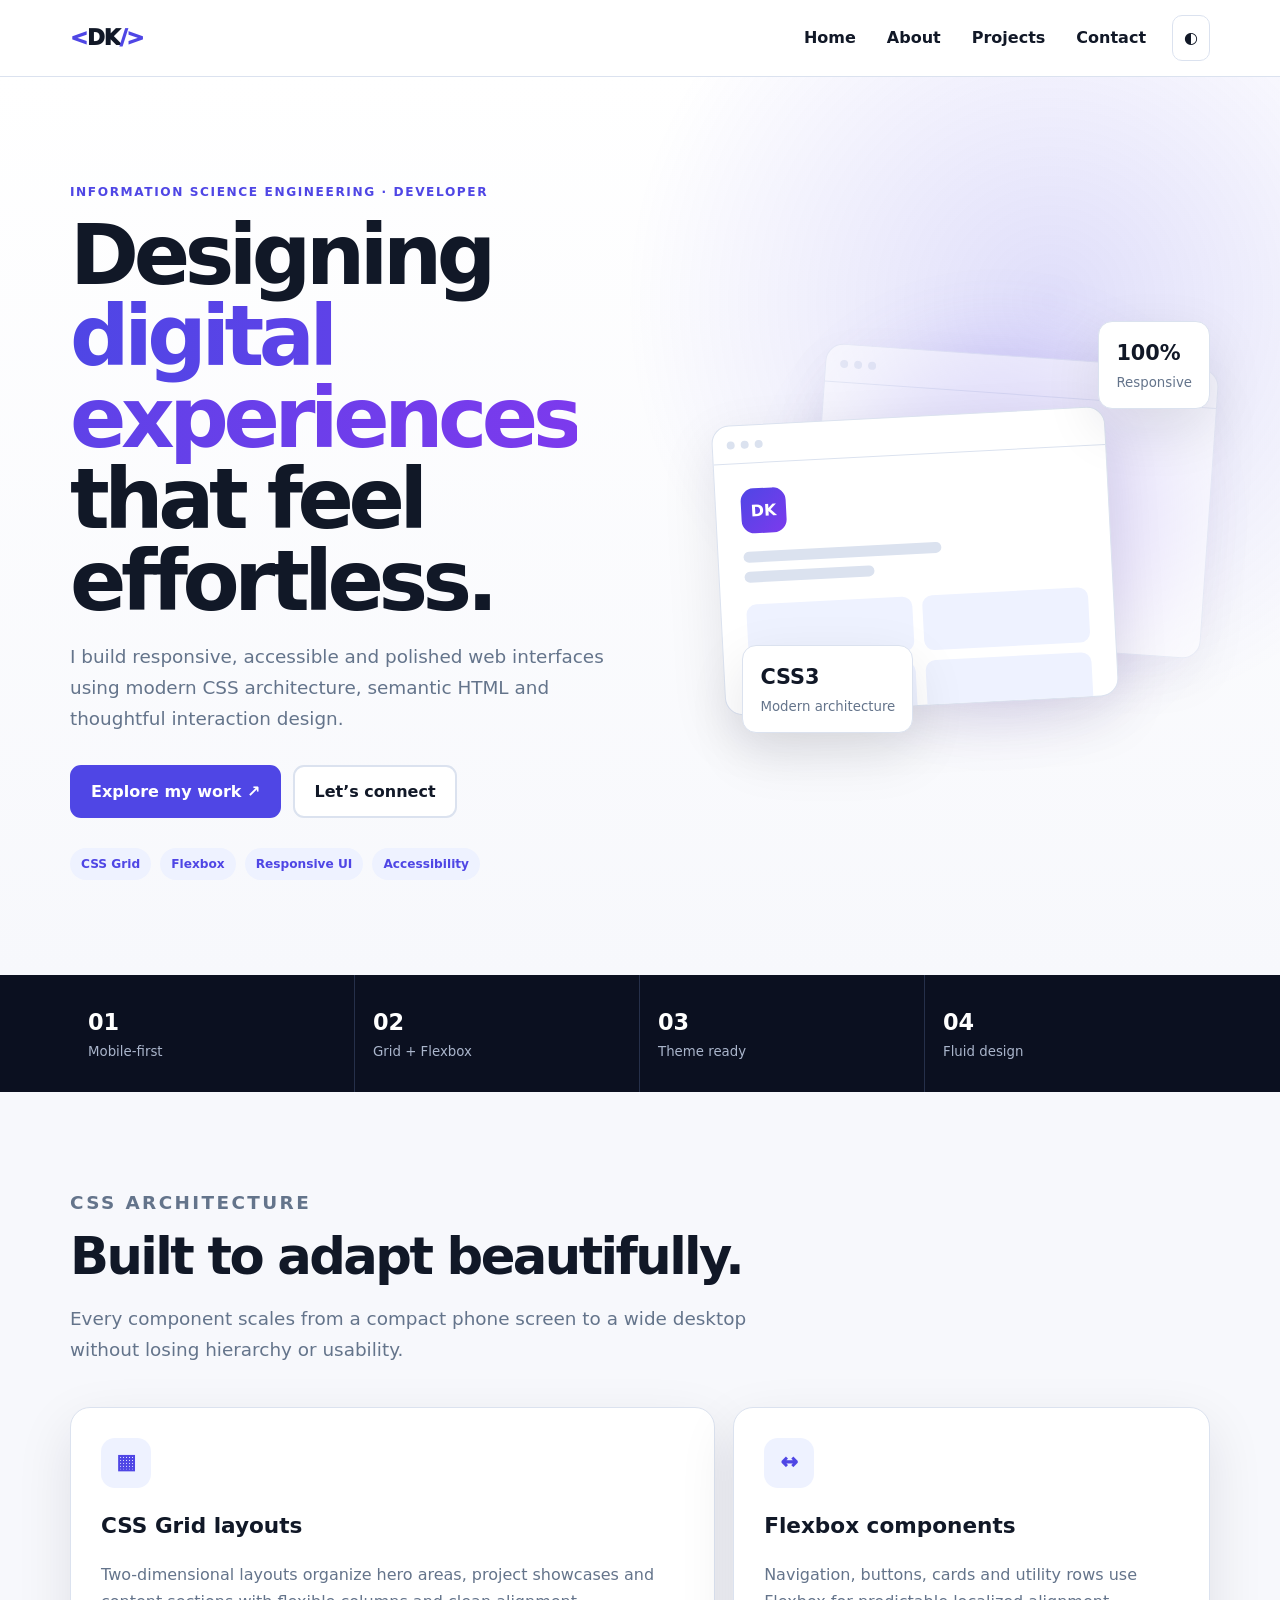
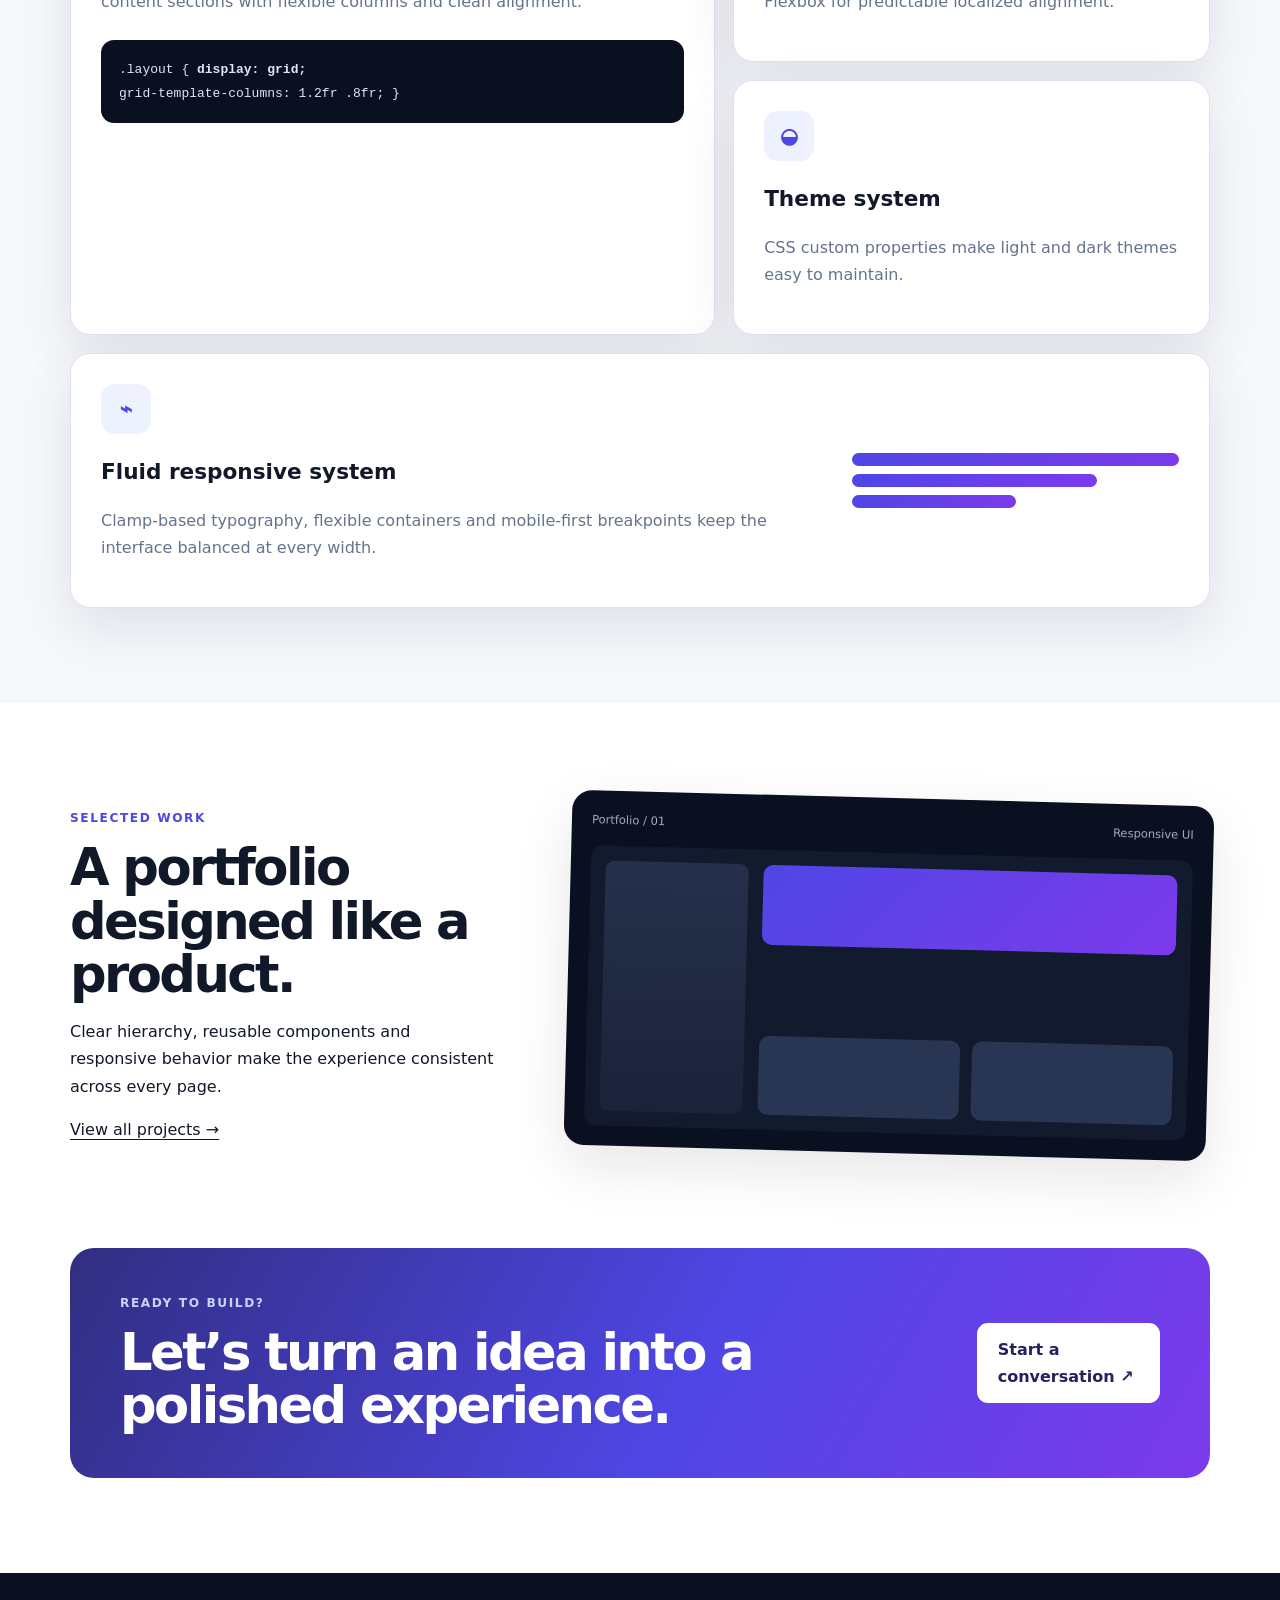
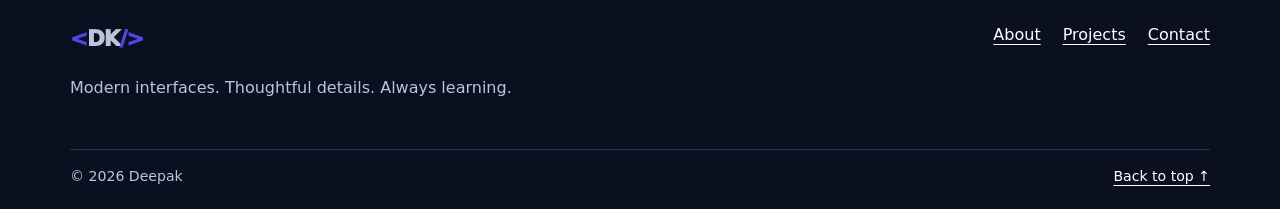
<file: index.html>
<!doctype html><html lang="en"><head><meta charset="utf-8"><meta name="viewport" content="width=device-width,initial-scale=1"><meta name="description" content="Professional responsive portfolio built with modern CSS."><title>Deepak | Responsive Portfolio</title><link rel="stylesheet" href="style.css"></head><body><a class="skip-link" href="#main">Skip to main content</a><header class="site-header"><div class="container nav"><a class="brand" href="index.html"><span>&lt;</span>DK<span>/&gt;</span></a><button class="menu" aria-expanded="false" aria-controls="primary">☰</button><nav id="primary" class="primary" aria-label="Primary navigation"><a href="index.html">Home</a><a href="about.html">About</a><a href="projects.html">Projects</a><a href="contact.html">Contact</a><button class="theme" type="button" aria-pressed="false">◐</button></nav></div></header><main id="main"><section class="hero"><div class="container hero-grid"><div><p class="eyebrow">Information Science Engineering · Developer</p><h1>Designing <span>digital experiences</span> that feel effortless.</h1><p class="lead">I build responsive, accessible and polished web interfaces using modern CSS architecture, semantic HTML and thoughtful interaction design.</p><div class="actions"><a class="btn primary-btn" href="projects.html">Explore my work ↗</a><a class="btn secondary-btn" href="contact.html">Let’s connect</a></div><div class="pills"><span>CSS Grid</span><span>Flexbox</span><span>Responsive UI</span><span>Accessibility</span></div></div><div class="visual" aria-label="Responsive design showcase"><div class="glow"></div><div class="browser back"><div class="bar"><i></i><i></i><i></i></div></div><div class="browser front"><div class="bar"><i></i><i></i><i></i></div><div class="mock"><div class="avatar">DK</div><div class="line"></div><div class="line small"></div><div class="mockgrid"><span></span><span></span><span></span><span></span></div></div></div><div class="float f1"><strong>100%</strong><small>Responsive</small></div><div class="float f2"><strong>CSS3</strong><small>Modern architecture</small></div></div></div></section><section class="metrics"><div class="container metrics-grid"><div><strong>01</strong><small>Mobile-first</small></div><div><strong>02</strong><small>Grid + Flexbox</small></div><div><strong>03</strong><small>Theme ready</small></div><div><strong>04</strong><small>Fluid design</small></div></div></section><section class="section"><div class="container"><div class="section-head"><p class="eyebrow">CSS architecture</p><h2>Built to adapt beautifully.</h2><p>Every component scales from a compact phone screen to a wide desktop without losing hierarchy or usability.</p></div><div class="features"><article class="card big"><div class="icon">▦</div><h3>CSS Grid layouts</h3><p>Two-dimensional layouts organize hero areas, project showcases and content sections with flexible columns and clean alignment.</p><div class="code">.layout { <b>display: grid;</b><br>grid-template-columns: 1.2fr .8fr; }</div></article><article class="card"><div class="icon">↔</div><h3>Flexbox components</h3><p>Navigation, buttons, cards and utility rows use Flexbox for predictable localized alignment.</p></article><article class="card"><div class="icon">◒</div><h3>Theme system</h3><p>CSS custom properties make light and dark themes easy to maintain.</p></article><article class="card wide"><div><div class="icon">⌁</div><h3>Fluid responsive system</h3><p>Clamp-based typography, flexible containers and mobile-first breakpoints keep the interface balanced at every width.</p></div><div class="bars" aria-hidden="true"><span></span><span></span><span></span></div></article></div></div></section><section class="showcase"><div class="container show-grid"><div><p class="eyebrow">Selected work</p><h2>A portfolio designed like a product.</h2><p>Clear hierarchy, reusable components and responsive behavior make the experience consistent across every page.</p><a class="text-link" href="projects.html">View all projects →</a></div><div class="preview"><div class="preview-top"><span>Portfolio / 01</span><span>Responsive UI</span></div><div class="preview-body"><div class="sidebar"></div><div class="preview-main"><div></div><div></div><div></div></div></div></div></div></section><section class="cta"><div class="container cta-box"><div><p class="eyebrow">Ready to build?</p><h2>Let’s turn an idea into a polished experience.</h2></div><a class="btn light-btn" href="contact.html">Start a conversation ↗</a></div></section></main><footer class="footer"><div class="container footer-grid"><div><a class="brand" href="index.html"><span>&lt;</span>DK<span>/&gt;</span></a><p>Modern interfaces. Thoughtful details. Always learning.</p></div><nav aria-label="Footer navigation"><a href="about.html">About</a><a href="projects.html">Projects</a><a href="contact.html">Contact</a></nav></div><div class="container footer-bottom"><span>© <span id="year"></span> Deepak</span><a href="#main">Back to top ↑</a></div></footer><script src="script.js" defer></script></body></html>
</file>
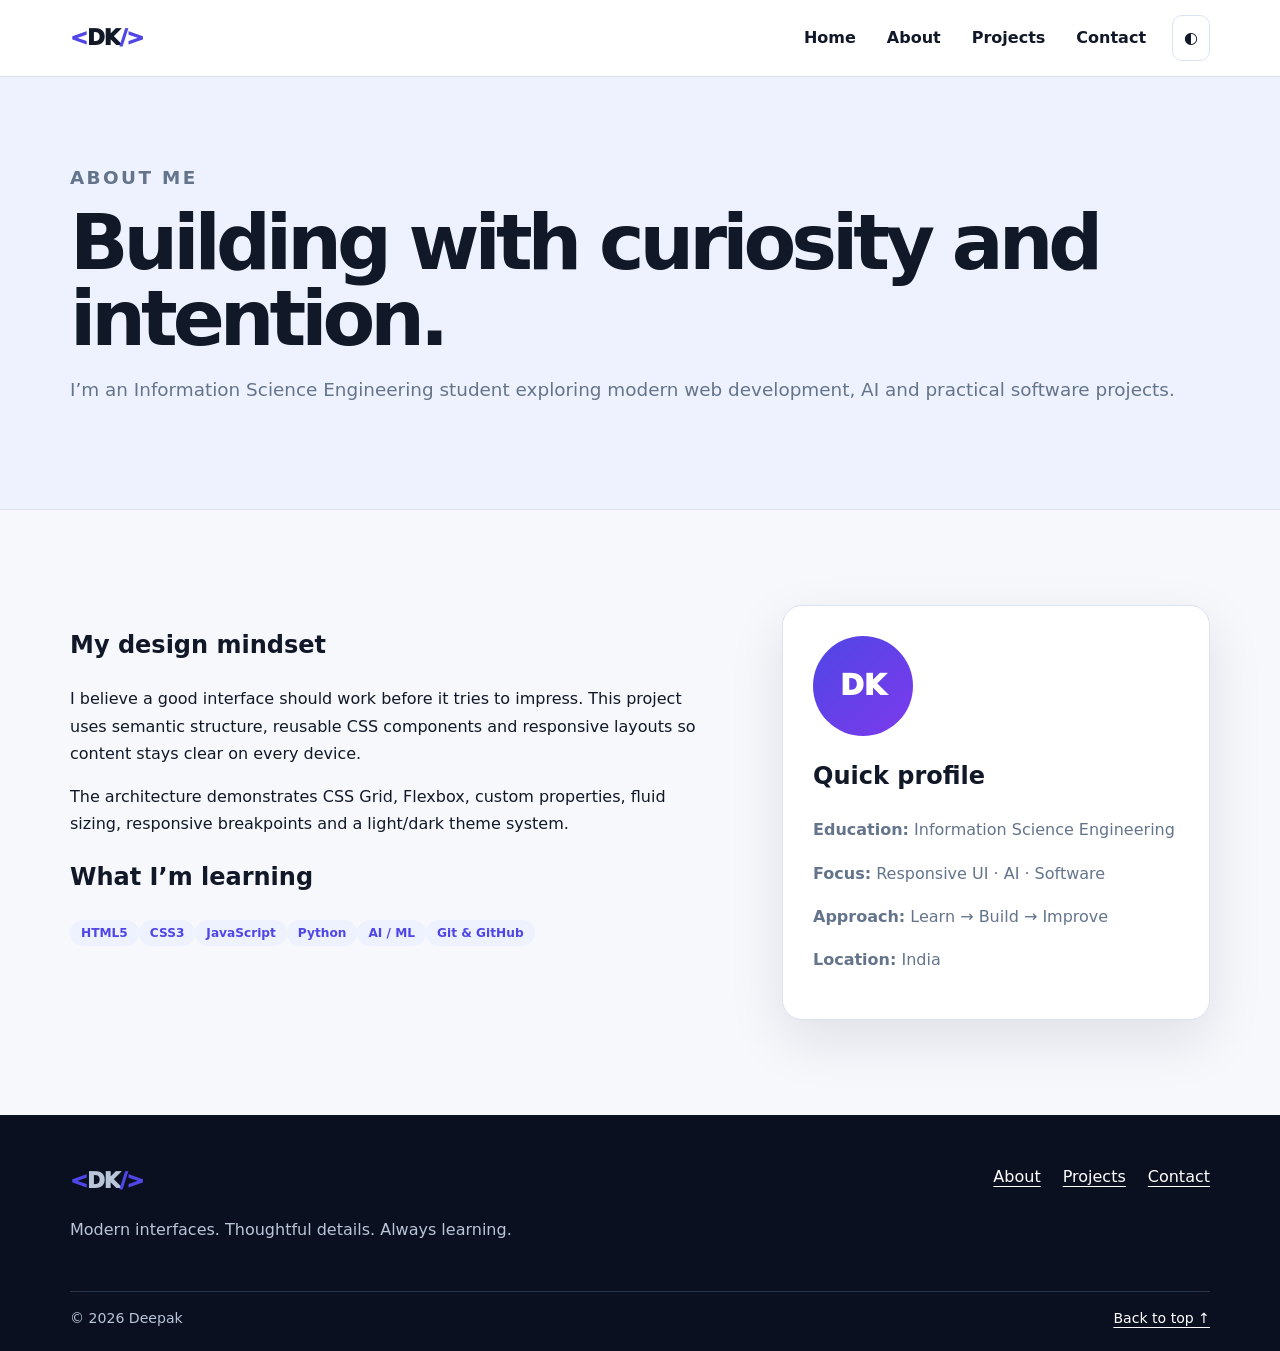
<file: about.html>
<!doctype html><html lang="en"><head><meta charset="utf-8"><meta name="viewport" content="width=device-width,initial-scale=1"><meta name="description" content="About Deepak and responsive web development approach."><title>About | Deepak</title><link rel="stylesheet" href="style.css"></head><body><a class="skip-link" href="#main">Skip to main content</a><header class="site-header"><div class="container nav"><a class="brand" href="index.html"><span>&lt;</span>DK<span>/&gt;</span></a><button class="menu" aria-expanded="false" aria-controls="primary">☰</button><nav id="primary" class="primary" aria-label="Primary navigation"><a href="index.html">Home</a><a href="about.html">About</a><a href="projects.html">Projects</a><a href="contact.html">Contact</a><button class="theme" type="button" aria-pressed="false">◐</button></nav></div></header><main id="main"><section class="page"><div class="container"><p class="eyebrow">About me</p><h1>Building with curiosity and intention.</h1><p>I’m an Information Science Engineering student exploring modern web development, AI and practical software projects.</p></div></section><section class="section"><div class="container two"><article><h2>My design mindset</h2><p>I believe a good interface should work before it tries to impress. This project uses semantic structure, reusable CSS components and responsive layouts so content stays clear on every device.</p><p>The architecture demonstrates CSS Grid, Flexbox, custom properties, fluid sizing, responsive breakpoints and a light/dark theme system.</p><h2>What I’m learning</h2><div class="chips"><span>HTML5</span><span>CSS3</span><span>JavaScript</span><span>Python</span><span>AI / ML</span><span>Git & GitHub</span></div></article><aside class="panel"><div class="profile">DK</div><h2>Quick profile</h2><p><strong>Education:</strong> Information Science Engineering</p><p><strong>Focus:</strong> Responsive UI · AI · Software</p><p><strong>Approach:</strong> Learn → Build → Improve</p><p><strong>Location:</strong> India</p></aside></div></section></main><footer class="footer"><div class="container footer-grid"><div><a class="brand" href="index.html"><span>&lt;</span>DK<span>/&gt;</span></a><p>Modern interfaces. Thoughtful details. Always learning.</p></div><nav aria-label="Footer navigation"><a href="about.html">About</a><a href="projects.html">Projects</a><a href="contact.html">Contact</a></nav></div><div class="container footer-bottom"><span>© <span id="year"></span> Deepak</span><a href="#main">Back to top ↑</a></div></footer><script src="script.js" defer></script></body></html>
</file>
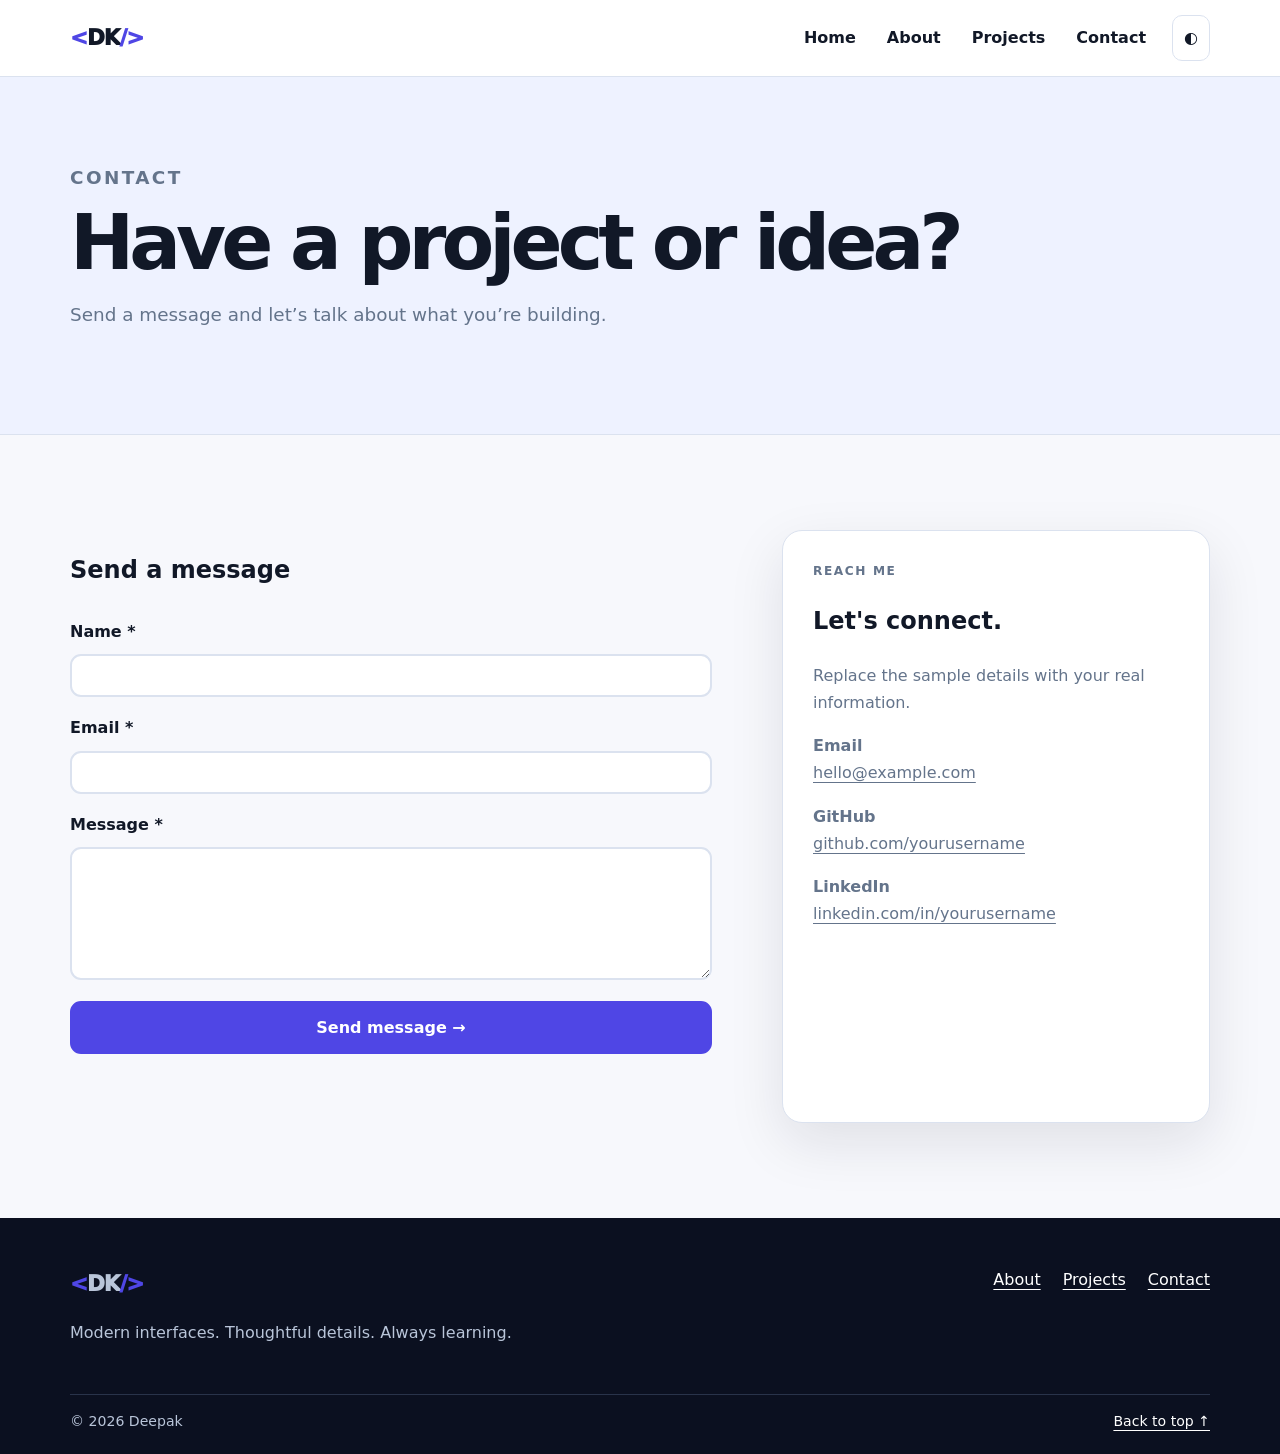
<file: contact.html>
<!doctype html><html lang="en"><head><meta charset="utf-8"><meta name="viewport" content="width=device-width,initial-scale=1"><meta name="description" content="Contact Deepak for web development and collaboration."><title>Contact | Deepak</title><link rel="stylesheet" href="style.css"></head><body><a class="skip-link" href="#main">Skip to main content</a><header class="site-header"><div class="container nav"><a class="brand" href="index.html"><span>&lt;</span>DK<span>/&gt;</span></a><button class="menu" aria-expanded="false" aria-controls="primary">☰</button><nav id="primary" class="primary" aria-label="Primary navigation"><a href="index.html">Home</a><a href="about.html">About</a><a href="projects.html">Projects</a><a href="contact.html">Contact</a><button class="theme" type="button" aria-pressed="false">◐</button></nav></div></header><main id="main"><section class="page"><div class="container"><p class="eyebrow">Contact</p><h1>Have a project or idea?</h1><p>Send a message and let’s talk about what you’re building.</p></div></section><section class="section"><div class="container two"><div><h2>Send a message</h2><form id="contact-form" class="form" novalidate><label for="name">Name *</label><input id="name" required autocomplete="name"><label for="email">Email *</label><input id="email" type="email" required autocomplete="email"><label for="message">Message *</label><textarea id="message" rows="7" required></textarea><button class="btn primary-btn" type="submit">Send message →</button><p id="status" class="status" role="status" aria-live="polite"></p></form></div><aside class="panel"><p class="eyebrow">Reach me</p><h2>Let's connect.</h2><p>Replace the sample details with your real information.</p><p><strong>Email</strong><br><a href="mailto:hello@example.com">hello@example.com</a></p><p><strong>GitHub</strong><br><a href="#">github.com/yourusername</a></p><p><strong>LinkedIn</strong><br><a href="#">linkedin.com/in/yourusername</a></p></aside></div></section></main><footer class="footer"><div class="container footer-grid"><div><a class="brand" href="index.html"><span>&lt;</span>DK<span>/&gt;</span></a><p>Modern interfaces. Thoughtful details. Always learning.</p></div><nav aria-label="Footer navigation"><a href="about.html">About</a><a href="projects.html">Projects</a><a href="contact.html">Contact</a></nav></div><div class="container footer-bottom"><span>© <span id="year"></span> Deepak</span><a href="#main">Back to top ↑</a></div></footer><script src="script.js" defer></script></body></html>
</file>
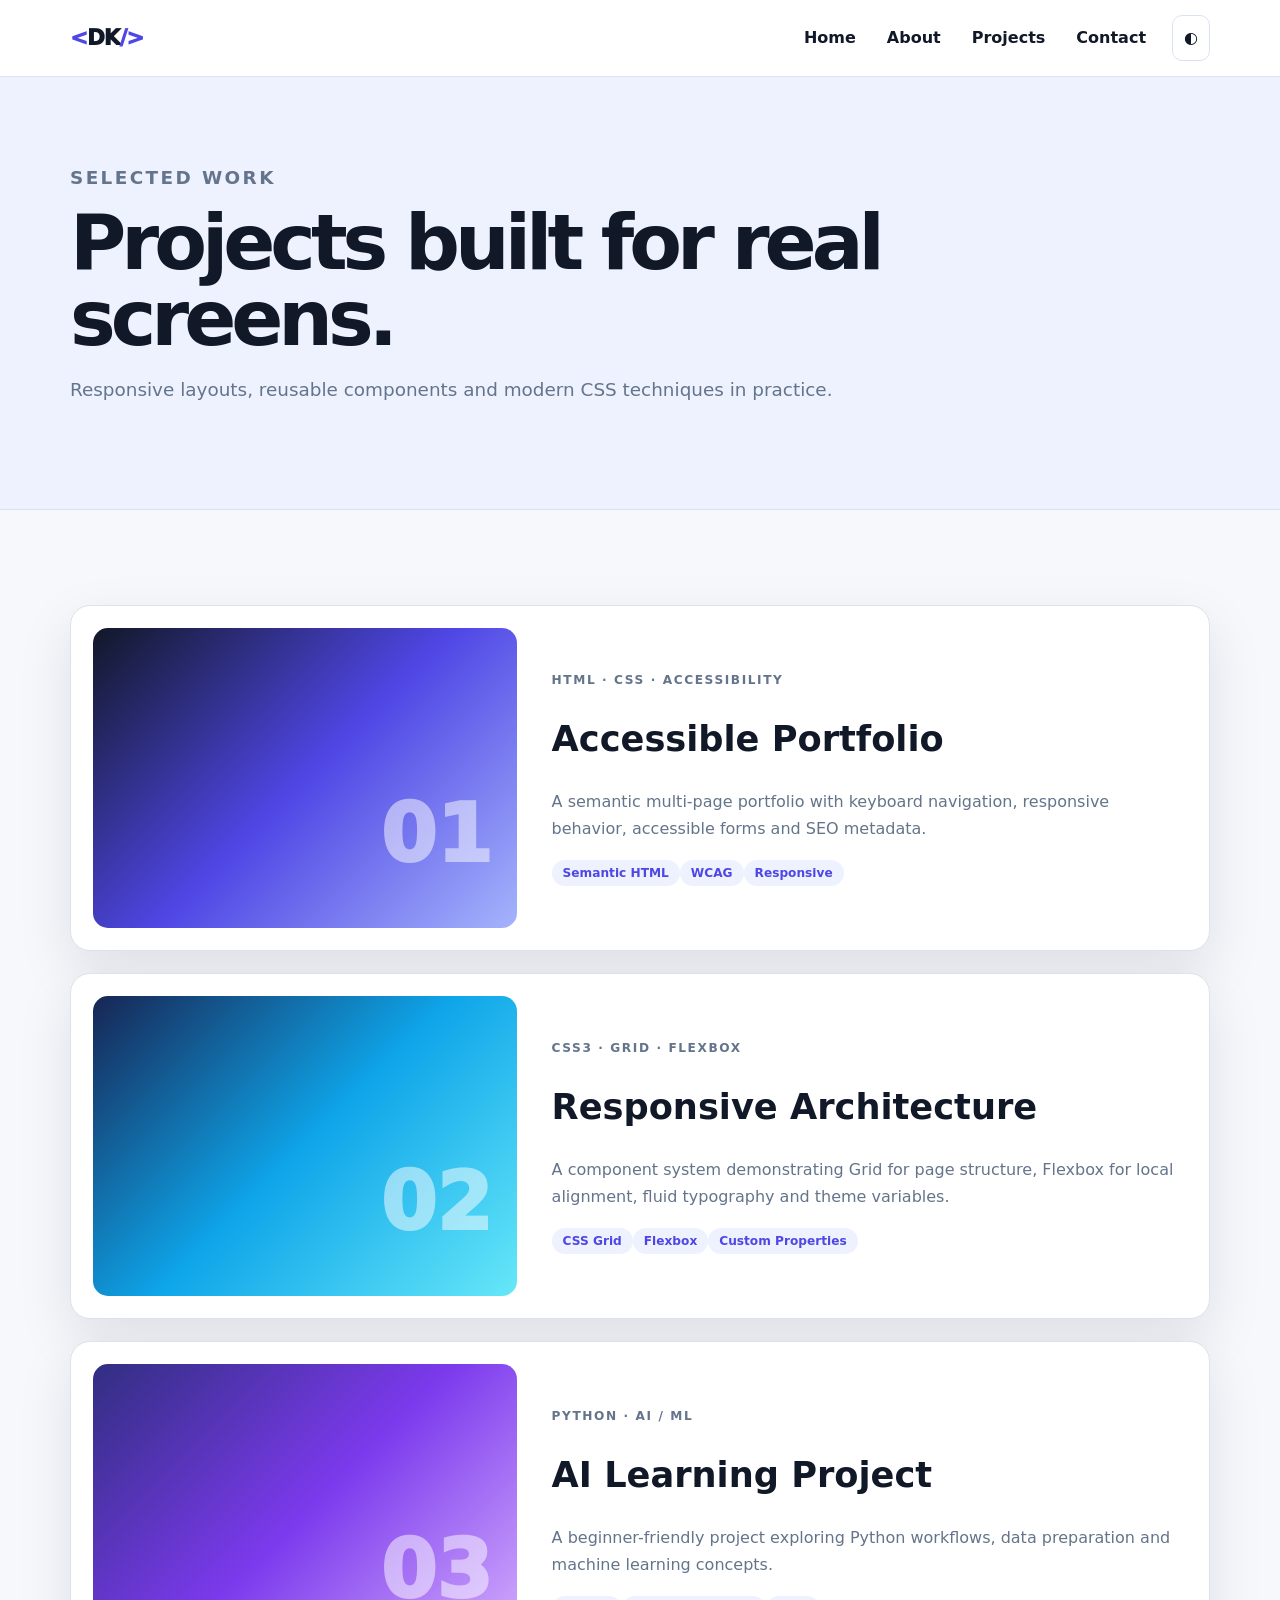
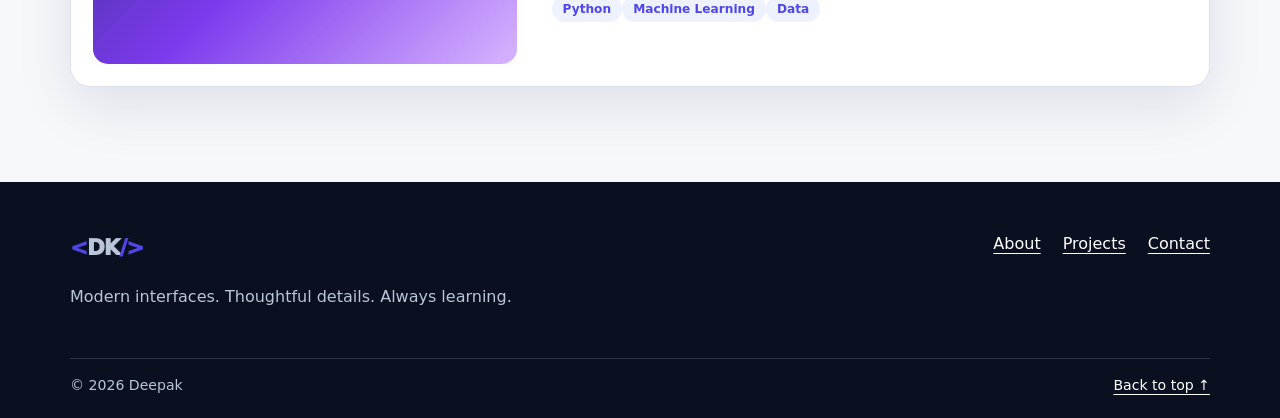
<file: projects.html>
<!doctype html><html lang="en"><head><meta charset="utf-8"><meta name="viewport" content="width=device-width,initial-scale=1"><meta name="description" content="Responsive web projects by Deepak."><title>Projects | Deepak</title><link rel="stylesheet" href="style.css"></head><body><a class="skip-link" href="#main">Skip to main content</a><header class="site-header"><div class="container nav"><a class="brand" href="index.html"><span>&lt;</span>DK<span>/&gt;</span></a><button class="menu" aria-expanded="false" aria-controls="primary">☰</button><nav id="primary" class="primary" aria-label="Primary navigation"><a href="index.html">Home</a><a href="about.html">About</a><a href="projects.html">Projects</a><a href="contact.html">Contact</a><button class="theme" type="button" aria-pressed="false">◐</button></nav></div></header><main id="main"><section class="page"><div class="container"><p class="eyebrow">Selected work</p><h1>Projects built for real screens.</h1><p>Responsive layouts, reusable components and modern CSS techniques in practice.</p></div></section><section class="section"><div class="container cases"><article class="panel case"><div class="art a1">01</div><div><p class="eyebrow">HTML · CSS · Accessibility</p><h2>Accessible Portfolio</h2><p>A semantic multi-page portfolio with keyboard navigation, responsive behavior, accessible forms and SEO metadata.</p><div class="chips"><span>Semantic HTML</span><span>WCAG</span><span>Responsive</span></div></div></article><article class="panel case"><div class="art a2">02</div><div><p class="eyebrow">CSS3 · Grid · Flexbox</p><h2>Responsive Architecture</h2><p>A component system demonstrating Grid for page structure, Flexbox for local alignment, fluid typography and theme variables.</p><div class="chips"><span>CSS Grid</span><span>Flexbox</span><span>Custom Properties</span></div></div></article><article class="panel case"><div class="art a3">03</div><div><p class="eyebrow">Python · AI / ML</p><h2>AI Learning Project</h2><p>A beginner-friendly project exploring Python workflows, data preparation and machine learning concepts.</p><div class="chips"><span>Python</span><span>Machine Learning</span><span>Data</span></div></div></article></div></section></main><footer class="footer"><div class="container footer-grid"><div><a class="brand" href="index.html"><span>&lt;</span>DK<span>/&gt;</span></a><p>Modern interfaces. Thoughtful details. Always learning.</p></div><nav aria-label="Footer navigation"><a href="about.html">About</a><a href="projects.html">Projects</a><a href="contact.html">Contact</a></nav></div><div class="container footer-bottom"><span>© <span id="year"></span> Deepak</span><a href="#main">Back to top ↑</a></div></footer><script src="script.js" defer></script></body></html>
</file>
<file: style.css>
*{box-sizing:border-box} :root{--bg:#f7f8fc;--surface:#fff;--surface2:#eef2ff;--text:#111827;--muted:#64748b;--line:#dbe2ef;--primary:#4f46e5;--secondary:#7c3aed;--dark:#0b1020;--focus:#f59e0b;--shadow:0 20px 55px rgba(15,23,42,.1)}[data-theme=dark]{--bg:#090d18;--surface:#111827;--surface2:#18213a;--text:#f8fafc;--muted:#a6b1c5;--line:#27324a;--dark:#050814;--shadow:0 20px 55px rgba(0,0,0,.3)}html{scroll-behavior:smooth}body{margin:0;background:var(--bg);color:var(--text);font:16px/1.7 Inter,system-ui,-apple-system,"Segoe UI",sans-serif}a{color:inherit;text-underline-offset:4px}a:focus-visible,button:focus-visible,input:focus-visible,textarea:focus-visible{outline:3px solid var(--focus);outline-offset:4px}.container{width:min(1140px,calc(100% - 40px));margin:auto}.skip-link{position:fixed;left:15px;top:-100px;background:#000;color:#fff;padding:10px 14px;border-radius:8px;z-index:1000}.skip-link:focus{top:15px}.site-header{position:sticky;top:0;z-index:100;background:color-mix(in srgb,var(--surface) 93%,transparent);backdrop-filter:blur(14px);border-bottom:1px solid var(--line)}.nav{min-height:76px;display:flex;align-items:center;justify-content:space-between}.brand{font-size:1.35rem;font-weight:950;text-decoration:none;letter-spacing:-.05em}.brand span{color:var(--primary)}.primary{display:flex;align-items:center;gap:5px}.primary a{padding:9px 13px;border-radius:10px;text-decoration:none;font-weight:750}.primary a:hover,.primary a[aria-current=page]{background:var(--surface2);color:var(--primary)}button{font:inherit}.theme,.menu{border:1px solid var(--line);background:var(--surface);color:var(--text);border-radius:10px;cursor:pointer}.theme{padding:8px 11px;margin-left:8px}.menu{display:none;padding:7px 11px;font-size:22px}.hero{padding:105px 0 95px;background:radial-gradient(circle at 82% 25%,color-mix(in srgb,var(--primary) 17%,transparent),transparent 34%),linear-gradient(180deg,var(--surface),var(--bg));overflow:hidden}.hero-grid{display:grid;grid-template-columns:1.08fr .92fr;gap:70px;align-items:center}.eyebrow{margin:0 0 12px;color:var(--primary);font-size:.76rem;font-weight:900;letter-spacing:.13em;text-transform:uppercase}.hero h1,.page h1{font-size:clamp(3rem,6.5vw,5.8rem);line-height:.98;letter-spacing:-.065em;margin:0}.hero h1 span{background:linear-gradient(90deg,var(--primary),var(--secondary));-webkit-background-clip:text;background-clip:text;color:transparent}.lead,.page p,.section-head p{color:var(--muted);font-size:1.15rem}.actions{display:flex;gap:12px;flex-wrap:wrap;margin:30px 0}.btn{min-height:49px;display:inline-flex;align-items:center;justify-content:center;gap:8px;padding:11px 19px;border-radius:11px;border:2px solid var(--primary);font-weight:850;text-decoration:none;cursor:pointer}.primary-btn{background:var(--primary);color:#fff}.secondary-btn{background:var(--surface);color:var(--text);border-color:var(--line)}.light-btn{background:#fff;color:#24215f;border-color:#fff}.pills{display:flex;flex-wrap:wrap;gap:9px}.pills span,.chips span{padding:6px 11px;border-radius:999px;background:var(--surface2);color:var(--primary);font-size:.76rem;font-weight:850}.visual{position:relative;min-height:440px}.glow{position:absolute;width:330px;height:330px;border-radius:50%;background:linear-gradient(135deg,var(--primary),var(--secondary));filter:blur(45px);opacity:.25;right:10%;top:10%}.browser{position:absolute;width:80%;height:290px;border:1px solid var(--line);border-radius:18px;background:var(--surface);box-shadow:var(--shadow);overflow:hidden}.back{right:0;top:45px;transform:rotate(4deg);opacity:.5}.front{left:0;top:105px;transform:rotate(-3deg);z-index:2}.bar{height:38px;border-bottom:1px solid var(--line);display:flex;gap:6px;align-items:center;padding:0 14px}.bar i{width:8px;height:8px;border-radius:50%;background:var(--line)}.mock{padding:25px}.avatar{width:45px;height:45px;border-radius:13px;display:grid;place-items:center;background:linear-gradient(135deg,var(--primary),var(--secondary));color:#fff;font-weight:900}.line{height:11px;width:58%;background:var(--line);border-radius:10px;margin-top:18px}.line.small{width:38%;margin-top:9px}.mockgrid{display:grid;grid-template-columns:repeat(2,1fr);gap:10px;margin-top:22px}.mockgrid span{height:55px;border-radius:10px;background:var(--surface2)}.float{position:absolute;z-index:4;padding:14px 17px;border:1px solid var(--line);background:var(--surface);box-shadow:var(--shadow);border-radius:14px;display:grid}.float strong{font-size:1.3rem}.float small{color:var(--muted)}.f1{right:0;top:10px}.f2{left:5%;bottom:18px}.metrics{background:var(--dark);color:#fff}.metrics-grid{display:grid;grid-template-columns:repeat(4,1fr)}.metrics-grid div{padding:28px 18px;border-right:1px solid #26304a;display:grid}.metrics-grid div:last-child{border:0}.metrics-grid strong{font-size:1.4rem}.metrics-grid small{color:#aab5cb}.section{padding:95px 0}.section-head{max-width:720px;margin-bottom:42px}.section-head h2,.showcase h2,.cta h2{font-size:clamp(2.1rem,4vw,3.5rem);line-height:1.05;letter-spacing:-.05em;margin:0 0 15px}.features{display:grid;grid-template-columns:1.15fr .85fr;gap:18px}.card{padding:30px;border:1px solid var(--line);background:var(--surface);border-radius:20px;box-shadow:var(--shadow)}.big{grid-row:span 2}.wide{grid-column:1/-1;display:flex;align-items:center;justify-content:space-between;gap:35px}.icon{width:50px;height:50px;display:grid;place-items:center;border-radius:14px;background:var(--surface2);color:var(--primary);font-weight:950;font-size:1.3rem;margin-bottom:20px}.card h3{font-size:1.35rem;margin:0 0 8px}.card p{color:var(--muted)}.code{background:var(--dark);color:#dbe5ff;border-radius:13px;padding:18px;font:13px/1.8 ui-monospace,monospace;margin-top:25px}.bars{width:40%;display:grid;gap:8px}.bars span{height:13px;border-radius:99px;background:linear-gradient(90deg,var(--primary),var(--secondary))}.bars span:nth-child(2){width:75%}.bars span:nth-child(3){width:50%}.showcase{padding:95px 0;background:var(--surface)}.show-grid{display:grid;grid-template-columns:.8fr 1.2fr;gap:70px;align-items:center}.preview{padding:20px;border-radius:20px;background:var(--dark);box-shadow:var(--shadow);transform:rotate(1.5deg)}.preview-top{display:flex;justify-content:space-between;color:#9eacc5;font-size:.72rem;padding-bottom:15px}.preview-body{display:grid;grid-template-columns:25% 1fr;gap:15px;background:#121a2d;padding:15px;border-radius:12px;min-height:280px}.sidebar{background:linear-gradient(180deg,#26304b,#1a2339);border-radius:9px}.preview-main{display:grid;grid-template-columns:repeat(2,1fr);gap:12px}.preview-main div{border-radius:10px;background:#293653}.preview-main div:first-child{grid-column:1/-1;height:80px;background:linear-gradient(135deg,#4f46e5,#7c3aed)}.cta{padding:0 0 95px;background:var(--surface)}.cta-box{padding:45px 50px;border-radius:24px;background:linear-gradient(120deg,#312e81,#4f46e5 55%,#7c3aed);color:#fff;display:flex;align-items:center;justify-content:space-between;gap:25px}.cta .eyebrow{color:#c7d2fe}.cta h2{margin:0}.page{padding:85px 0;background:var(--surface2);border-bottom:1px solid var(--line)}.page h1{font-size:clamp(2.8rem,6vw,4.8rem)}.two{display:grid;grid-template-columns:1.2fr .8fr;gap:70px}.panel{background:var(--surface);border:1px solid var(--line);border-radius:20px;padding:30px;box-shadow:var(--shadow)}.panel p{color:var(--muted)}.profile{width:100px;height:100px;border-radius:50%;display:grid;place-items:center;background:linear-gradient(135deg,var(--primary),var(--secondary));color:#fff;font-weight:950;font-size:1.8rem}.cases{display:grid;gap:22px}.case{display:grid;grid-template-columns:.8fr 1.2fr;gap:35px;align-items:center;padding:22px}.art{min-height:300px;border-radius:15px;display:flex;align-items:end;justify-content:end;padding:25px;color:#ffffff80;font-size:5rem;font-weight:950}.a1{background:linear-gradient(135deg,#111827,#4f46e5,#a5b4fc)}.a2{background:linear-gradient(135deg,#172554,#0ea5e9,#67e8f9)}.a3{background:linear-gradient(135deg,#312e81,#7c3aed,#d8b4fe)}.case h2{font-size:2.2rem;line-height:1.1}.form{display:grid;gap:9px;max-width:650px}.form label{font-weight:850;margin-top:8px}.form input,.form textarea{width:100%;border:2px solid var(--line);background:var(--surface);color:var(--text);border-radius:11px;padding:12px 13px}.form .btn{margin-top:12px}.status{min-height:28px;color:var(--primary);font-weight:750}.footer{background:var(--dark);color:#b9c5d9;padding:48px 0 20px}.footer-grid{display:flex;justify-content:space-between;gap:30px}.footer-grid nav{display:flex;gap:22px}.footer-grid nav a{color:#fff}.footer-bottom{border-top:1px solid #29334a;margin-top:32px;padding-top:15px;display:flex;justify-content:space-between;font-size:.88rem}.footer-bottom a{color:#fff}
@media(max-width:900px){.hero-grid,.show-grid,.two{grid-template-columns:1fr}.features{grid-template-columns:1fr}.big{grid-row:auto}.wide{grid-column:auto}.case{grid-template-columns:1fr}.metrics-grid{grid-template-columns:repeat(2,1fr)}.metrics-grid div:nth-child(2){border-right:0}.metrics-grid div:nth-child(-n+2){border-bottom:1px solid #26304a}.menu{display:block}.primary{display:none}.primary.open{position:absolute;top:76px;left:0;right:0;background:var(--surface);padding:14px 20px;display:flex;flex-direction:column;align-items:stretch;border-bottom:1px solid var(--line)}.theme{margin:5px 0}.wide{display:block}.bars{width:100%;margin-top:25px}}@media(max-width:600px){.container{width:min(100% - 28px,1140px)}.hero{padding:70px 0}.visual{min-height:340px}.browser{height:230px;width:90%}.front{top:85px}.back{top:25px}.f2{bottom:0}.section,.showcase{padding:68px 0}.cta-box{padding:32px;flex-direction:column;align-items:flex-start}.footer-grid,.footer-bottom{flex-direction:column}.page{padding:65px 0}.art{min-height:210px}.case h2{font-size:1.8rem}}@media(prefers-reduced-motion:reduce){html{scroll-behavior:auto}*{transition:none!important;animation:none!important}}
</file>
